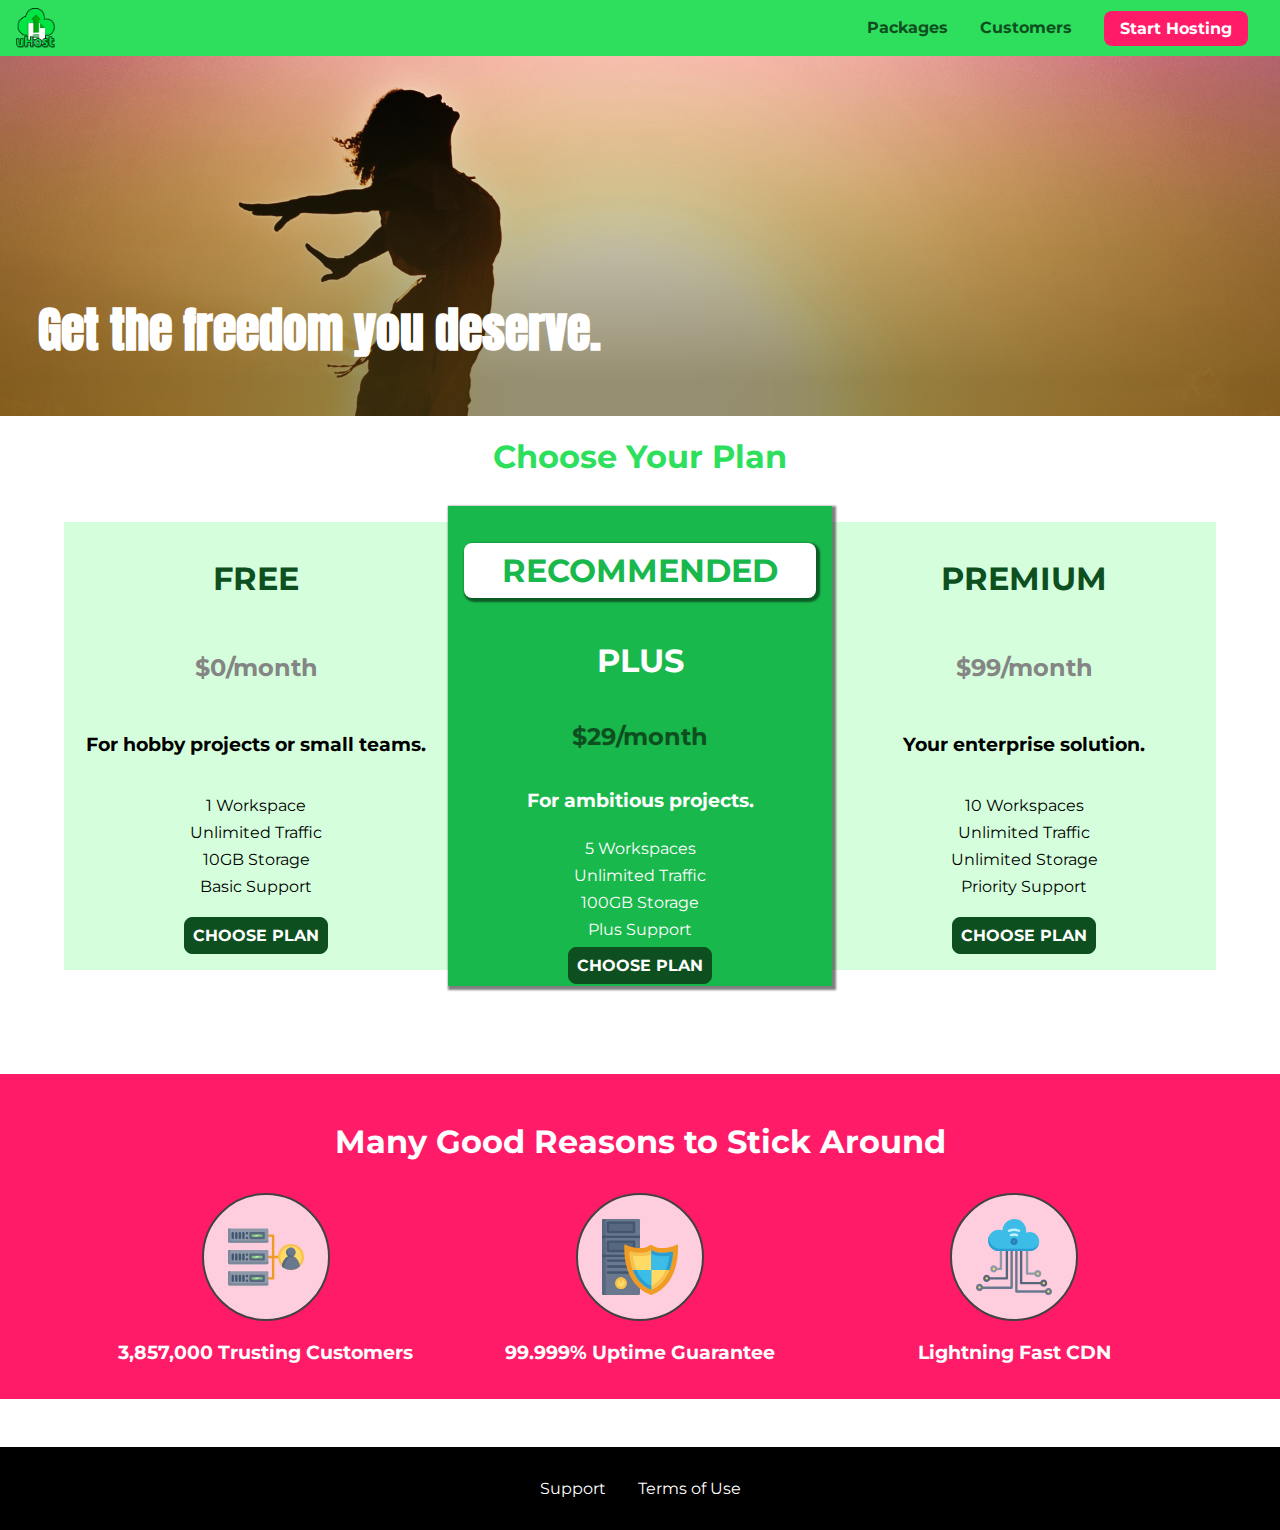
<file: index.html>
<!DOCTYPE html>
<html lang="en">

<head>
    <meta charset="UTF-8">
    <meta http-equiv="X-UA-Compatible" content="ie=edge">
    <meta name="viewport" content="width=device-width, initial-scale=1.0"> 
    <title>uHost</title>
    <link rel="shortcut icon" href="favicon.png">
    <link rel="stylesheet" href="shared.css">
    <link rel="stylesheet" href="main.css">
</head>

<body>
    <div class="backdrop"></div>
    <div class="modal">
        <h1 class="modal__title">Do you want to continue?</h1>
        <div class="modal__actions">
            <a href="start-hosting/index.html" class="modal__action">Yes!</a>
            <button class="modal__action modal__action--negative" type="button">No!</button>
        </div>
    </div>
    <header class="main-header">
        <div>
            <button class="toggle-button">
                    <span class="toggle-button__bar"></span>
                    <span class="toggle-button__bar"></span>
                    <span class="toggle-button__bar"></span>
            </button>
            <a href="index.html" class="main-header__brand">
                <img src="images/uhost-icon.png" alt="uHost - Your Favourite hosting company">
            </a>
        </div>
        <nav class="main-nav">
            <ul class="main-nav__items">
                <li class="main-nav__item">
                    <a href="packages/index.html">Packages</a>
                </li>
                <li class="main-nav__item">
                    <a href="customers/index.html">Customers</a>
                </li>
                <li class="main-nav__item main-nav__item--cta">
                    <a href="start-hosting/index.html">Start Hosting</a>
                </li>
            </ul>
        </nav>
    </header>
    <nav class="mobile-nav">
        <ul class="mobile-nav__items">
            <li class="mobile-nav__item">
                <a href="packages/index.html">Packages</a>
            </li>
            <li class="mobile-nav__item">
                <a href="customers/index.html">Customers</a>
            </li>
            <li class="mobile-nav__item mobile-nav__item--cta">
                <a href="start-hosting/index.html">Start Hosting</a>
            </li>
        </ul>
    </nav>
    <main>
        <section id="product-overview">
            <h1>Get the freedom you deserve.</h1>
        </section>
        <section id="plans">
            <h1 class="section-title">Choose Your Plan</h1>
            <div class="plan__list">
                <article class="plan">
                    <h1 class="plan__title">FREE</h1>
                    <h2 class="plan__price">$0/month</h2>
                    <h3>For hobby projects or small teams.</h3>
                    <ul class="plan__features">
                        <li class="plan__feature">1 Workspace</li>
                        <li class="plan__feature">Unlimited Traffic</li>
                        <li class="plan__feature">10GB Storage</li>
                        <li class="plan__feature">Basic Support</li>
                    </ul>
                    <div>
                        <button class="button">CHOOSE PLAN</button>
                    </div>
                </article>
                <article class="plan plan--highlighted">
                    <h1 class="plan__annotation">RECOMMENDED</h1>
                    <h1 class="plan__title">PLUS</h1>
                    <h2 class="plan__price">$29/month</h2>
                    <h3>For ambitious projects.</h3>
                    <ul class="plan__features">
                        <li class="plan__feature">5 Workspaces</li>
                        <li class="plan__feature">Unlimited Traffic</li>
                        <li class="plan__feature">100GB Storage</li>
                        <li class="plan__feature">Plus Support</li>
                    </ul>
                    <div>
                        <button class="button">CHOOSE PLAN</button>
                    </div>
                </article>
                <article class="plan">
                    <h1 class="plan__title">PREMIUM</h1>
                    <h2 class="plan__price">$99/month</h2>
                    <h3>Your enterprise solution.</h3>
                    <ul class="plan__features">
                        <li class="plan__feature">10 Workspaces</li>
                        <li class="plan__feature">Unlimited Traffic</li>
                        <li class="plan__feature">Unlimited Storage</li>
                        <li class="plan__feature">Priority Support</li>
                    </ul>
                    <div>
                        <button class="button">CHOOSE PLAN</button>
                    </div>
                </article>
            </div>
        </section>
        <section id="key-features">
            <h1 class="section-title">Many Good Reasons to Stick Around</h1>
            <ul class="key-feature__list">
                <li class="key-feature">
                    <div class="key-feature__image">
                        <svg viewBox="0 0 512 512">
                            <path style="fill:#F09B24;" d="M344,248h-32V112c0-4.418-3.582-8-8-8h-40c-4.418,0-8,3.582-8,8s3.582,8,8,8h32v128h-32  c-4.418,0-8,3.582-8,8s3.582,8,8,8h32v128h-32c-4.418,0-8,3.582-8,8s3.582,8,8,8h40c4.418,0,8-3.582,8-8V264h32c4.418,0,8-3.582,8-8  S348.418,248,344,248z"
                            />
                            <path style="fill:#8E9AA9;" d="M264,64H8c-4.418,0-8,3.582-8,8v80c0,4.418,3.582,8,8,8h256c4.418,0,8-3.582,8-8V72  C272,67.582,268.418,64,264,64z"
                            />
                            <path style="fill:#7C899B;" d="M24,144c-4.418,0-8-3.582-8-8V64H8c-4.418,0-8,3.582-8,8v80c0,4.418,3.582,8,8,8h256  c4.418,0,8-3.582,8-8v-8H24z"
                            />
                            <rect x="152" y="96" style="fill:#B8E3A8;" width="88" height="32" />
                            <g>
                                <polygon style="fill:#7EC97D;" points="152,96 152,128 166,128 198,96  " />
                                <polygon style="fill:#7EC97D;" points="220,96 188,128 240,128 240,96  " />
                            </g>
                            <path style="fill:#56677E;" d="M240,136h-88c-4.418,0-8-3.582-8-8V96c0-4.418,3.582-8,8-8h88c4.418,0,8,3.582,8,8v32  C248,132.418,244.418,136,240,136z M160,120h72v-16h-72V120z"
                            />
                            <g>
                                <path style="fill:#435670;" d="M32,136c-4.418,0-8-3.582-8-8V96c0-4.418,3.582-8,8-8s8,3.582,8,8v32C40,132.418,36.418,136,32,136z   "
                                />
                                <path style="fill:#435670;" d="M56,136c-4.418,0-8-3.582-8-8V96c0-4.418,3.582-8,8-8s8,3.582,8,8v32C64,132.418,60.418,136,56,136z   "
                                />
                                <path style="fill:#435670;" d="M80,136c-4.418,0-8-3.582-8-8V96c0-4.418,3.582-8,8-8s8,3.582,8,8v32C88,132.418,84.418,136,80,136z   "
                                />
                                <path style="fill:#435670;" d="M104,136c-4.418,0-8-3.582-8-8V96c0-4.418,3.582-8,8-8s8,3.582,8,8v32   C112,132.418,108.418,136,104,136z"
                                />
                                <path style="fill:#435670;" d="M128,105c-4.418,0-8-3.582-8-8v-1c0-4.418,3.582-8,8-8s8,3.582,8,8v1   C136,101.418,132.418,105,128,105z"
                                />
                                <path style="fill:#435670;" d="M128,136c-4.418,0-8-3.582-8-8v-1c0-4.418,3.582-8,8-8s8,3.582,8,8v1   C136,132.418,132.418,136,128,136z"
                                />
                            </g>
                            <path style="fill:#8E9AA9;" d="M264,208H8c-4.418,0-8,3.582-8,8v80c0,4.418,3.582,8,8,8h256c4.418,0,8-3.582,8-8v-80  C272,211.582,268.418,208,264,208z"
                            />
                            <path style="fill:#7C899B;" d="M24,288c-4.418,0-8-3.582-8-8v-72H8c-4.418,0-8,3.582-8,8v80c0,4.418,3.582,8,8,8h256  c4.418,0,8-3.582,8-8v-8H24z"
                            />
                            <rect x="152" y="240" style="fill:#B8E3A8;" width="88" height="32" />
                            <g>
                                <polygon style="fill:#7EC97D;" points="152,240 152,272 166,272 198,240  " />
                                <polygon style="fill:#7EC97D;" points="220,240 188,272 240,272 240,240  " />
                            </g>
                            <path style="fill:#56677E;" d="M240,280h-88c-4.418,0-8-3.582-8-8v-32c0-4.418,3.582-8,8-8h88c4.418,0,8,3.582,8,8v32  C248,276.418,244.418,280,240,280z M160,264h72v-16h-72V264z"
                            />
                            <g>
                                <path style="fill:#435670;" d="M32,280c-4.418,0-8-3.582-8-8v-32c0-4.418,3.582-8,8-8s8,3.582,8,8v32C40,276.418,36.418,280,32,280   z"
                                />
                                <path style="fill:#435670;" d="M56,280c-4.418,0-8-3.582-8-8v-32c0-4.418,3.582-8,8-8s8,3.582,8,8v32C64,276.418,60.418,280,56,280   z"
                                />
                                <path style="fill:#435670;" d="M80,280c-4.418,0-8-3.582-8-8v-32c0-4.418,3.582-8,8-8s8,3.582,8,8v32C88,276.418,84.418,280,80,280   z"
                                />
                                <path style="fill:#435670;" d="M104,280c-4.418,0-8-3.582-8-8v-32c0-4.418,3.582-8,8-8s8,3.582,8,8v32   C112,276.418,108.418,280,104,280z"
                                />
                                <path style="fill:#435670;" d="M128,249c-4.418,0-8-3.582-8-8v-1c0-4.418,3.582-8,8-8s8,3.582,8,8v1   C136,245.418,132.418,249,128,249z"
                                />
                                <path style="fill:#435670;" d="M128,280c-4.418,0-8-3.582-8-8v-1c0-4.418,3.582-8,8-8s8,3.582,8,8v1   C136,276.418,132.418,280,128,280z"
                                />
                            </g>
                            <path style="fill:#8E9AA9;" d="M264,352H8c-4.418,0-8,3.582-8,8v80c0,4.418,3.582,8,8,8h256c4.418,0,8-3.582,8-8v-80  C272,355.582,268.418,352,264,352z"
                            />
                            <path style="fill:#7C899B;" d="M24,432c-4.418,0-8-3.582-8-8v-72H8c-4.418,0-8,3.582-8,8v80c0,4.418,3.582,8,8,8h256  c4.418,0,8-3.582,8-8v-8H24z"
                            />
                            <rect x="152" y="384" style="fill:#B8E3A8;" width="88" height="32" />
                            <g>
                                <polygon style="fill:#7EC97D;" points="152,384 152,416 166,416 198,384  " />
                                <polygon style="fill:#7EC97D;" points="220,384 188,416 240,416 240,384  " />
                            </g>
                            <path style="fill:#56677E;" d="M240,424h-88c-4.418,0-8-3.582-8-8v-32c0-4.418,3.582-8,8-8h88c4.418,0,8,3.582,8,8v32  C248,420.418,244.418,424,240,424z M160,408h72v-16h-72V408z"
                            />
                            <g>
                                <path style="fill:#435670;" d="M32,424c-4.418,0-8-3.582-8-8v-32c0-4.418,3.582-8,8-8s8,3.582,8,8v32C40,420.418,36.418,424,32,424   z"
                                />
                                <path style="fill:#435670;" d="M56,424c-4.418,0-8-3.582-8-8v-32c0-4.418,3.582-8,8-8s8,3.582,8,8v32C64,420.418,60.418,424,56,424   z"
                                />
                                <path style="fill:#435670;" d="M80,424c-4.418,0-8-3.582-8-8v-32c0-4.418,3.582-8,8-8s8,3.582,8,8v32C88,420.418,84.418,424,80,424   z"
                                />
                                <path style="fill:#435670;" d="M104,424c-4.418,0-8-3.582-8-8v-32c0-4.418,3.582-8,8-8s8,3.582,8,8v32   C112,420.418,108.418,424,104,424z"
                                />
                                <path style="fill:#435670;" d="M128,393c-4.418,0-8-3.582-8-8v-1c0-4.418,3.582-8,8-8s8,3.582,8,8v1   C136,389.418,132.418,393,128,393z"
                                />
                                <path style="fill:#435670;" d="M128,424c-4.418,0-8-3.582-8-8v-1c0-4.418,3.582-8,8-8s8,3.582,8,8v1   C136,420.418,132.418,424,128,424z"
                                />
                            </g>
                            <path style="fill:#F7C14D;" d="M424,168c-48.523,0-88,39.477-88,88s39.477,88,88,88s88-39.477,88-88S472.523,168,424,168z" />
                            <path style="fill:#FFDB66;" d="M424,184c-39.701,0-72,32.299-72,72s32.299,72,72,72s72-32.299,72-72S463.701,184,424,184z" />
                            <path style="fill:#69788D;" d="M484.893,314.16C476.393,274.588,451.922,248,424,248s-52.393,26.588-60.893,66.16  c-0.605,2.82,0.354,5.749,2.511,7.664C381.731,336.124,402.465,344,424,344s42.269-7.876,58.381-22.176  C484.539,319.909,485.498,316.98,484.893,314.16z"
                            />
                            <path style="fill:#56677E;" d="M434.053,249.171C430.768,248.403,427.411,248,424,248c-27.922,0-52.393,26.588-60.893,66.16  c-0.605,2.82,0.354,5.749,2.511,7.664c3.383,3.002,6.979,5.703,10.734,8.125C384.904,286.243,407.373,255.378,434.053,249.171z"
                            />
                            <path style="fill:#69788D;" d="M424,192c-17.645,0-32,14.355-32,32s14.355,32,32,32s32-14.355,32-32S441.645,192,424,192z" />
                            <path style="fill:#56677E;" d="M432,248c-17.645,0-32-14.355-32-32c0-6.783,2.128-13.076,5.742-18.258  C397.444,203.53,392,213.138,392,224c0,17.645,14.355,32,32,32c10.862,0,20.471-5.444,26.258-13.742  C445.076,245.872,438.783,248,432,248z"
                            />

                        </svg>
                    </div>
                    <p class="key-feature__description">3,857,000 Trusting Customers</p>
                </li>
                <li class="key-feature">
                    <div class="key-feature__image">
                        <svg viewBox="0 0 512 512">
                            <path style="fill:#69788D;" d="M248,0H8C3.582,0,0,3.582,0,8v496c0,4.418,3.582,8,8,8h240c4.418,0,8-3.582,8-8V8  C256,3.582,252.418,0,248,0z"
                            />
                            <path style="fill:#56677E;" d="M24,504V8c0-4.418,3.582-8,8-8H8C3.582,0,0,3.582,0,8v496c0,4.418,3.582,8,8,8h24  C27.582,512,24,508.418,24,504z"
                            />
                            <g>
                                <rect x="0" y="112" style="fill:#435670;" width="256" height="16" />
                                <rect x="0" y="240" style="fill:#435670;" width="256" height="16" />
                            </g>
                            <path style="fill:#F7C14D;" d="M128,392c-22.056,0-40,17.944-40,40s17.944,40,40,40s40-17.944,40-40S150.056,392,128,392z" />
                            <path style="fill:#FFDB66;" d="M128,408c-13.233,0-24,10.767-24,24s10.767,24,24,24s24-10.767,24-24S141.233,408,128,408z" />
                            <path style="fill:#F7C14D;" d="M128,392c-2.739,0-5.414,0.278-8,0.805V424c0,4.418,3.582,8,8,8c4.418,0,8-3.582,8-8v-31.195  C133.414,392.278,130.739,392,128,392z"
                            />
                            <g>
                                <path style="fill:#435670;" d="M216,288H40c-4.418,0-8-3.582-8-8s3.582-8,8-8h176c4.418,0,8,3.582,8,8S220.418,288,216,288z"
                                />
                                <path style="fill:#435670;" d="M216,328H40c-4.418,0-8-3.582-8-8s3.582-8,8-8h176c4.418,0,8,3.582,8,8S220.418,328,216,328z"
                                />
                                <path style="fill:#435670;" d="M216,368H40c-4.418,0-8-3.582-8-8s3.582-8,8-8h176c4.418,0,8,3.582,8,8S220.418,368,216,368z"
                                />
                                <path style="fill:#435670;" d="M216,16H40c-4.418,0-8,3.582-8,8v64c0,4.418,3.582,8,8,8h176c4.418,0,8-3.582,8-8V24   C224,19.582,220.418,16,216,16z"
                                />
                            </g>
                            <rect x="48" y="32" style="fill:#56677E;" width="160" height="48" />
                            <path style="fill:#435670;" d="M216,144H40c-4.418,0-8,3.582-8,8v64c0,4.418,3.582,8,8,8h176c4.418,0,8-3.582,8-8v-64  C224,147.582,220.418,144,216,144z"
                            />
                            <rect x="48" y="160" style="fill:#56677E;" width="160" height="48" />
                            <path style="fill:#F09B24;" d="M511.747,180.237c-0.194-6.537-8.107-10.107-13.135-5.894c-5.6,4.693-42.904,21.282-98.514,21.282  c-33.45,0-64.625-20.999-64.929-21.206c-2.9-1.991-6.764-1.85-9.512,0.346c-2.677,2.135-27.201,20.86-63.793,20.86  c-55.607,0-92.914-16.589-98.515-21.282c-5.028-4.211-12.941-0.645-13.135,5.894c-1.634,54.834,4.655,105.941,18.693,151.903  c12.096,39.604,29.759,74.047,52.497,102.373c27.538,34.304,62.743,59.882,104.66,76.045c3.069,1.918,6.757,1.921,9.83,0  c41.917-16.163,77.122-41.741,104.66-76.045c22.738-28.326,40.401-62.77,52.497-102.373  C507.092,286.179,513.381,235.071,511.747,180.237z"
                            />
                            <path style="fill:#F7C14D;" d="M476.21,221.226c-1.953-1.631-4.568-2.235-7.036-1.628c-21.686,5.327-44.926,8.028-69.075,8.028  c-25.926,0-49.633-8.975-64.955-16.504c-2.307-1.134-5.016-1.091-7.284,0.116c-14.059,7.477-36.919,16.388-65.994,16.388  c-24.153,0-47.394-2.701-69.075-8.028c-5.155-1.268-10.221,2.966-9.894,8.261c2.077,33.693,7.668,65.635,16.616,94.935  c22.774,74.565,66.139,126.334,128.888,153.868c2.032,0.891,4.397,0.891,6.43,0c61.777-27.107,104.716-78.876,127.62-153.868  c8.948-29.3,14.539-61.241,16.616-94.935C479.224,225.319,478.163,222.856,476.21,221.226z"
                            />
                            <path style="fill:#FFDB66;" d="M331.609,451.727c-52.604-25.289-89.304-70.987-109.144-135.944  c-6.532-21.39-11.162-44.336-13.82-68.447c17.133,2.852,34.952,4.291,53.22,4.291c29.394,0,53.376-7.793,69.978-15.561  c17.44,7.736,41.656,15.561,68.256,15.561c18.267,0,36.085-1.439,53.219-4.291c-2.659,24.112-7.288,47.06-13.82,68.448  C419.545,381.108,383.27,426.805,331.609,451.727z"
                            />
                            <g>
                                <path style="fill:#2C9DD4;" d="M479.066,227.858c0.157-2.539-0.903-5.002-2.856-6.633s-4.568-2.235-7.036-1.628   c-21.686,5.327-44.926,8.028-69.075,8.028c-25.926,0-49.633-8.975-64.955-16.504c-1.057-0.52-2.2-0.78-3.345-0.806l-0.072,133.351   h123.601c2.556-6.746,4.933-13.702,7.123-20.874C471.398,293.493,476.989,261.552,479.066,227.858z"
                                />
                                <path style="fill:#2C9DD4;" d="M206.658,343.667c24.153,63.42,65.028,108.108,121.743,132.995c1.031,0.452,2.147,0.673,3.263,0.666   l0.063-133.661H206.658z"
                                />
                            </g>
                            <g>
                                <path style="fill:#3CBDE8;" d="M439.497,315.783c6.532-21.389,11.161-44.336,13.82-68.448c-17.134,2.852-34.952,4.291-53.219,4.291   c-26.6,0-50.815-7.824-68.256-15.561l-0.116,107.601h97.758C433.179,334.807,436.524,325.518,439.497,315.783z"
                                />
                                <path style="fill:#3CBDE8;" d="M232.523,343.667c21.144,50.298,54.363,86.56,99.087,108.06l0.117-108.06H232.523z" />
                            </g>
                        </svg>
                    </div>
                    <p class="key-feature__description">99.999% Uptime Guarantee</p>
                </li>
                <li class="key-feature">
                    <div class="key-feature__image">
                        <svg viewBox="0 0 512 512">
                            <path style="fill:#8E9AA9;" d="M168,200c-4.418,0-8,3.582-8,8v120h-17.376c-3.302-9.311-12.194-16-22.624-16  c-13.234,0-24,10.767-24,24s10.766,24,24,24c10.429,0,19.321-6.689,22.624-16H168c4.418,0,8-3.582,8-8V208  C176,203.582,172.418,200,168,200z"
                            />
                            <path style="fill:#FFDB66;" d="M120,328c-4.411,0-8,3.589-8,8s3.589,8,8,8s8-3.589,8-8S124.411,328,120,328z" />
                            <path style="fill:#56677E;" d="M208,200c-4.418,0-8,3.582-8,8v184H94.624C91.322,382.689,82.43,376,72,376  c-13.234,0-24,10.767-24,24s10.766,24,24,24c10.429,0,19.321-6.689,22.624-16H208c4.418,0,8-3.582,8-8V208  C216,203.582,212.418,200,208,200z"
                            />
                            <path style="fill:#FFDB66;" d="M72,392c-4.411,0-8,3.589-8,8s3.589,8,8,8s8-3.589,8-8S76.411,392,72,392z" />
                            <path style="fill:#69788D;" d="M240,208c-4.418,0-8,3.582-8,8v239H47.24c-2.671-10.34-12.078-18-23.24-18c-13.234,0-24,10.767-24,24  s10.766,24,24,24c9.666,0,18.009-5.747,21.809-14H240c4.418,0,8-3.582,8-8V216C248,211.582,244.418,208,240,208z"
                            />
                            <path style="fill:#FFDB66;" d="M24,453c-4.411,0-8,3.589-8,8s3.589,8,8,8s8-3.589,8-8S28.411,453,24,453z" />
                            <path style="fill:#69788D;" d="M488,464c-10.429,0-19.321,6.689-22.624,16H280V208c0-4.418-3.582-8-8-8s-8,3.582-8,8v280  c0,4.418,3.582,8,8,8h193.376c3.302,9.311,12.194,16,22.624,16c13.234,0,24-10.767,24-24S501.234,464,488,464z"
                            />
                            <path style="fill:#FFDB66;" d="M488,480c-4.411,0-8,3.589-8,8s3.589,8,8,8s8-3.589,8-8S492.411,480,488,480z" />
                            <path style="fill:#56677E;" d="M456,408c-10.429,0-19.321,6.689-22.624,16H312V208c0-4.418-3.582-8-8-8s-8,3.582-8,8v224  c0,4.418,3.582,8,8,8h129.376c3.302,9.311,12.194,16,22.624,16c13.234,0,24-10.767,24-24S469.234,408,456,408z"
                            />
                            <path style="fill:#FFDB66;" d="M456,424c-4.411,0-8,3.589-8,8s3.589,8,8,8s8-3.589,8-8S460.411,424,456,424z" />
                            <path style="fill:#8E9AA9;" d="M416,344c-10.429,0-19.321,6.689-22.624,16H352V208c0-4.418-3.582-8-8-8s-8,3.582-8,8v160  c0,4.418,3.582,8,8,8h49.376c3.302,9.311,12.194,16,22.624,16c13.234,0,24-10.767,24-24S429.234,344,416,344z"
                            />
                            <path style="fill:#FFDB66;" d="M416,360c-4.411,0-8,3.589-8,8s3.589,8,8,8s8-3.589,8-8S420.411,360,416,360z" />
                            <path style="fill:#3CBDE8;" d="M362,88c-8.741,0-17.231,1.751-25.06,5.085C337.646,88.797,338,84.43,338,80  c0-44.112-35.888-80-80-80c-42.823,0-77.895,33.816-79.909,76.149C170.393,73.415,162.244,72,154,72c-39.701,0-72,32.299-72,72  s32.299,72,72,72h208c35.29,0,64-28.71,64-64S397.29,88,362,88z"
                            />
                            <path style="fill:#2C9DD4;" d="M368,200H160c-39.701,0-72-32.299-72-72c0-5.863,0.721-11.559,2.05-17.019  C84.918,120.88,82,132.102,82,144c0,39.701,32.299,72,72,72h208c30.389,0,55.88-21.296,62.379-49.743  C413.565,186.327,392.352,200,368,200z"
                            />
                            <path style="fill:#2A7DB5;" d="M256,128c-13.234,0-24,10.767-24,24s10.766,24,24,24c13.233,0,24-10.767,24-24S269.233,128,256,128z"
                            />
                            <path style="fill:#2C9DD4;" d="M256,144c-4.411,0-8,3.589-8,8s3.589,8,8,8c4.411,0,8-3.589,8-8S260.411,144,256,144z" />
                            <g>
                                <path style="fill:#C5F1FA;" d="M221.755,87.695c-2.994,0-5.864-1.688-7.233-4.572c-1.894-3.991-0.194-8.763,3.798-10.657   C230.157,66.849,242.834,64,256,64c13.166,0,25.844,2.849,37.68,8.466c3.992,1.895,5.692,6.666,3.798,10.657   s-6.666,5.692-10.657,3.798C277.144,82.328,266.774,80,256,80c-10.774,0-21.144,2.328-30.821,6.921   C224.072,87.446,222.904,87.695,221.755,87.695z"
                                />
                                <path style="fill:#C5F1FA;" d="M276.545,116.618c-1.148,0-2.316-0.249-3.424-0.774C267.745,113.293,261.985,112,256,112   c-5.985,0-11.745,1.293-17.121,3.844c-3.991,1.895-8.763,0.192-10.657-3.798c-1.894-3.992-0.193-8.764,3.798-10.657   C239.557,97.813,247.625,96,256,96c8.376,0,16.444,1.813,23.98,5.389c3.991,1.894,5.692,6.665,3.798,10.657   C282.41,114.93,279.539,116.618,276.545,116.618z"
                                />
                            </g>

                        </svg>
                    </div>
                    <p class="key-feature__description">Lightning Fast CDN</p>
                </li>
            </ul>
        </section>
    </main>
    <footer class="main-footer">
        <nav>
            <ul class="main-footer__links">
                <li class="main-footer__link">
                    <a href="#">Support</a>
                </li>
                <li class="main-footer__link">
                    <a href="#">Terms of Use</a>
                </li>
            </ul>
        </nav>
    </footer>
    <script src="shared.js"></script>
</body>

</html>
</file>
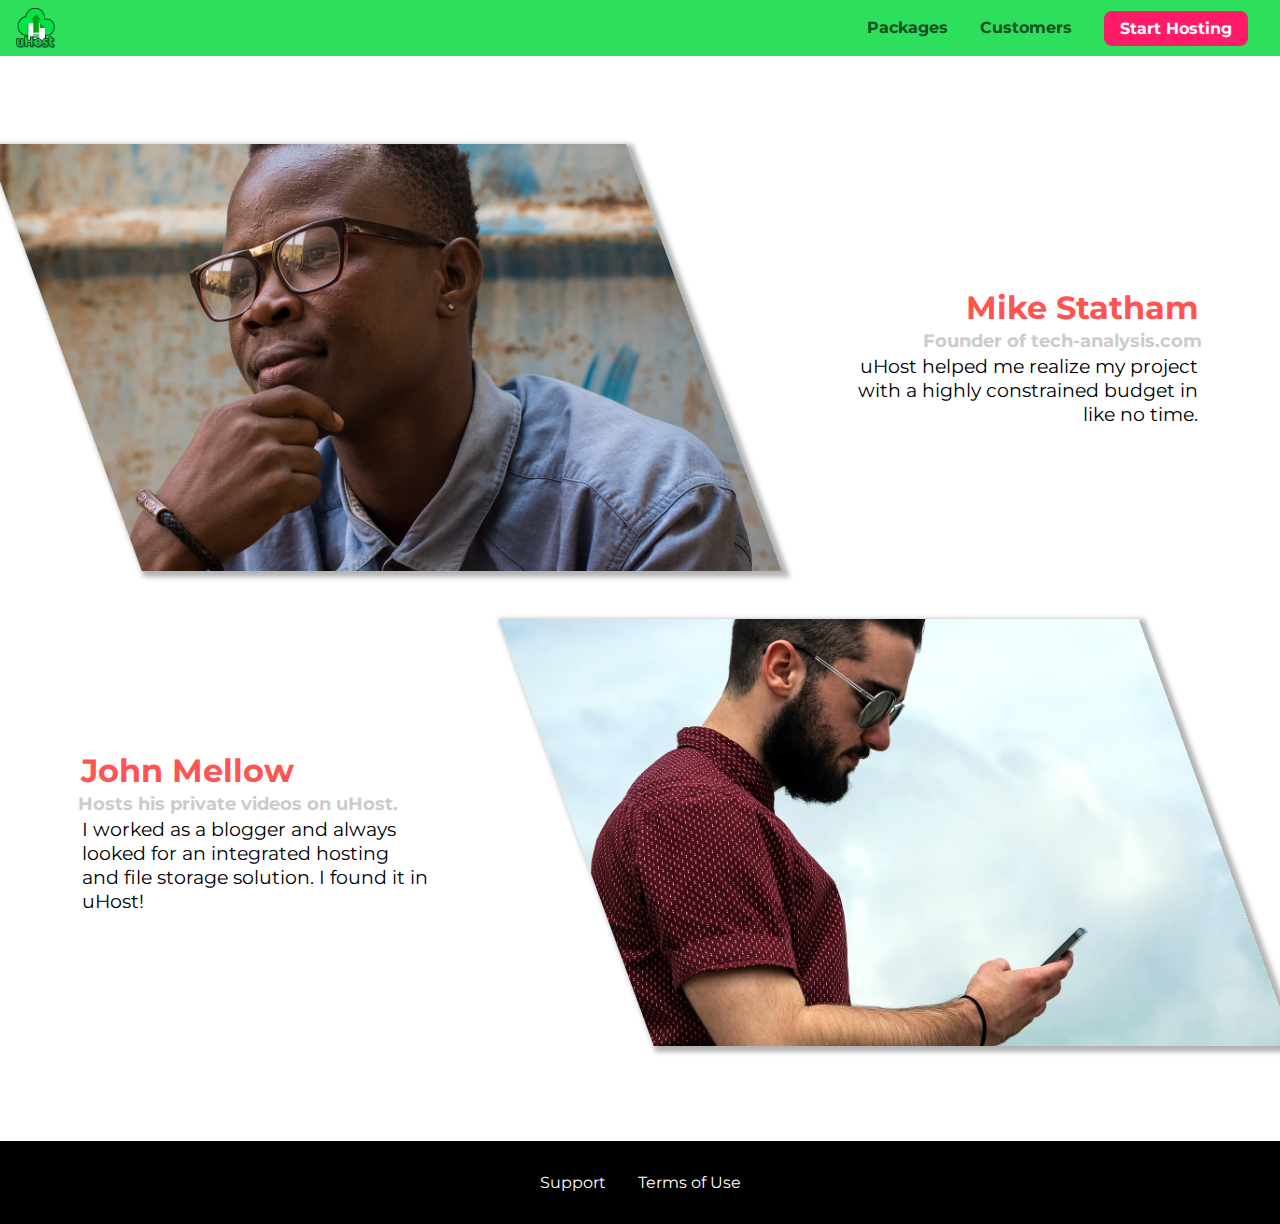
<file: customers/index.html>
<!DOCTYPE html>
<html lang="en">
<head>
    <meta charset="UTF-8">
    <meta name="viewport" content="width=device-width, initial-scale=1.0">
    <meta http-equiv="X-UA-Compatible" content="ie=edge">
    <title>uHost Customers</title>
    <link rel="shortcut icon" href="../favicon.png">
    <link rel="stylesheet" href="../shared.css">
    <link rel="stylesheet" href="customers.css">
</head>

<body>
    <div class="backdrop"></div>
    <header class="main-header">
        <div>
            <button class="toggle-button">
                    <span class="toggle-button__bar"></span>
                    <span class="toggle-button__bar"></span>
                    <span class="toggle-button__bar"></span>
            </button>
            <a href="../index.html" class="main-header__brand">
                <img src="../images/uhost-icon.png" alt="uHost - Your Favourite hosting company">
            </a>
        </div>
        <nav class="main-nav">
            <ul class="main-nav__items">
                <li class="main-nav__item">
                    <a href="../packages/index.html">Packages</a>
                </li>
                <li class="main-nav__item">
                    <a href="index.html">Customers</a>
                </li>
                <li class="main-nav__item main-nav__item--cta">
                    <a href="../start-hosting/index.html">Start Hosting</a>
                </li>
            </ul>
        </nav>
    </header>
    <nav class="mobile-nav">
        <ul class="mobile-nav__items">
            <li class="mobile-nav__item">
                <a href="../packages/index.html">Packages</a>
            </li>
            <li class="mobile-nav__item">
                <a href="index.html">Customers</a>
            </li>
            <li class="mobile-nav__item mobile-nav__item--cta">
                <a href="../start-hosting/index.html">Start Hosting</a>
            </li>
        </ul>
    </nav>
    <main>
        <div>
            <div class="testimonial" id="customer-1">
                <div class="testimonial__image-container">
                    <img src="../images/customer-1.jpg" alt="Mike Statham - Customer" class="testimonial__image">
                </div>
                <div class="testimonial__info">
                    <h1 class="testimonial__name">Mike Statham</h1>
                    <h2 class="testimonial__subtitle">Founder of
                        <a href="tech-analysis.com">tech-analysis.com</a>
                    </h2>
                    <p class="testimonial__text">uHost helped me realize my project with a highly constrained budget in like no time.</p>
                </div>
            </div>
            <div class="testimonial" id="customer-2">

                <div class="testimonial__info">
                    <h1 class="testimonial__name">John Mellow</h1>
                    <h2 class="testimonial__subtitle">Hosts his private videos on uHost.
                    </h2>
                    <p class="testimonial__text">I worked as a blogger and always looked for an integrated hosting and file storage solution. I found
                        it in uHost!
                    </p>
                </div>
                <div class="testimonial__image-container">
                    <img src="../images/customer-2.jpg" alt="John Mellow - Customer" class="testimonial__image">
                </div>
            </div>
        </div>
    </main>
    <footer class="main-footer">
        <nav>
            <ul class="main-footer__links">
                <li class="main-footer__link">
                    <a href="#">Support</a>
                </li>
                <li class="main-footer__link">
                    <a href="#">Terms of Use</a>
                </li>
            </ul>
        </nav>
    </footer>
    <script src="../shared.js"></script>
</body>

</html>
</file>
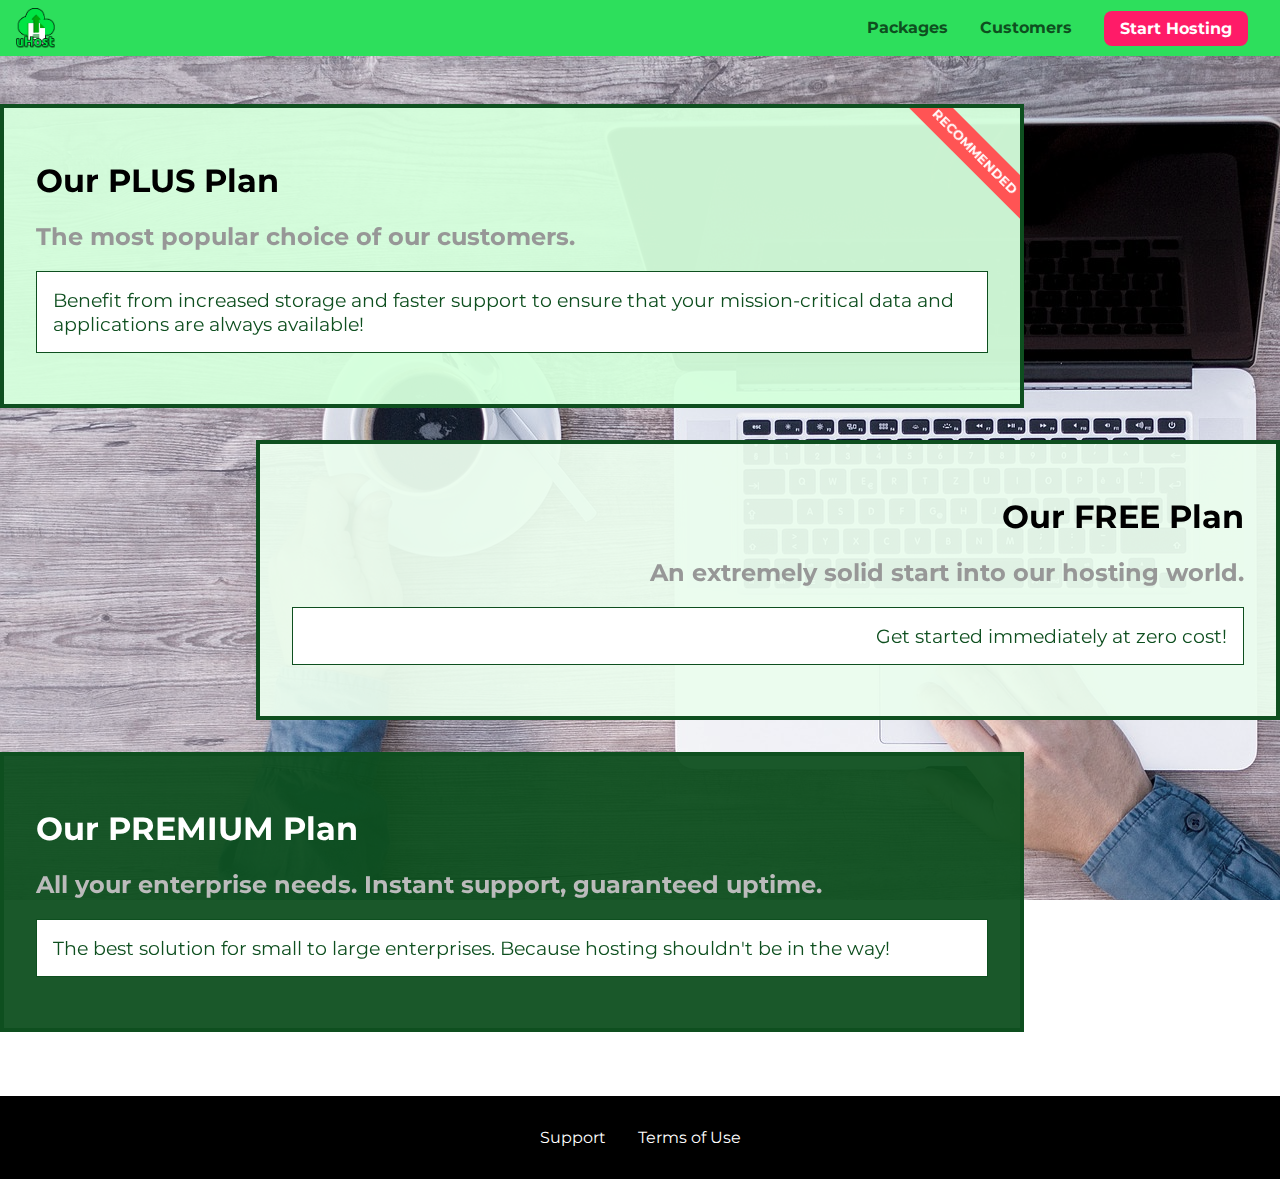
<file: packages/index.html>
<!DOCTYPE html>
<html lang="en">

<head>
    <meta charset="UTF-8">
    <meta http-equiv="X-UA-Compatible" content="ie=edge">
    <meta name="viewport" content="width=device-width, initial-scale=1.0"> 
    <title>uHost</title>
    <link rel="shortcut icon" href="../favicon.png">
    <link href="https://fonts.googleapis.com/css?family=Montserrat:400,700" rel="stylesheet">
    <link rel="stylesheet" href="../shared.css">
    <link rel="stylesheet" href="packages.css">
</head>

<body>
    <div class="backdrop"></div>
    <div class="background"></div>
    <header class="main-header">
        <div>
            <button class="toggle-button">
                    <span class="toggle-button__bar"></span>
                    <span class="toggle-button__bar"></span>
                    <span class="toggle-button__bar"></span>
            </button>
            <a href="../index.html" class="main-header__brand">
                <img src="../images/uhost-icon.png" alt="uHost - Your Favourite hosting company">
            </a>
        </div>
        <nav class="main-nav">
            <ul class="main-nav__items">
                <li class="main-nav__item">
                    <a href="index.html">Packages</a>
                </li>
                <li class="main-nav__item">
                    <a href="../customers/index.html">Customers</a>
                </li>
                <li class="main-nav__item main-nav__item--cta">
                    <a href="../start-hosting/index.html">Start Hosting</a>
                </li>
            </ul>
        </nav>
    </header>
    <nav class="mobile-nav">
        <ul class="mobile-nav__items">
            <li class="mobile-nav__item">
                <a href="index.html">Packages</a>
            </li>
            <li class="mobile-nav__item">
                <a href="../customers/index.html">Customers</a>
            </li>
            <li class="mobile-nav__item mobile-nav__item--cta">
                <a href="../start-hosting/index.html">Start Hosting</a>
            </li>
        </ul>
    </nav>
    <main>
        <section class="package" id="plus">
            <a href="#">
                <h1 class="package__title">Our PLUS Plan</h1>
                <h2 class="package__badge">RECOMMENDED</h2>
                <h2 class="package__subtitle">The most popular choice of our customers.</h2>
                <p class="package__info">Benefit from increased storage and faster support to ensure that your mission-critical data and applications
                    are always available!</p>
            </a>
        </section>
        <section class="package" id="free">
            <a href="#">
                <h1 class="package__title">Our FREE Plan</h1>
                <h2 class="package__subtitle">An extremely solid start into our hosting world.</h2>
                <p class="package__info">Get started immediately at zero cost!</p>
            </a>
        </section>
        <div class="clearfix"></div>
        <section class="package" id="premium">
            <a href="#">
                <h1 class="package__title">Our PREMIUM Plan</h1>
                <h2 class="package__subtitle">All your enterprise needs. Instant support, guaranteed uptime. </h2>
                <p class="package__info">The best solution for small to large enterprises. Because hosting shouldn't be in the way!</p>
            </a>
        </section>
    </main>
    <footer class="main-footer">
        <nav>
            <ul class="main-footer__links">
                <li class="main-footer__link">
                    <a href="#">Support</a>
                </li>
                <li class="main-footer__link">
                    <a href="#">Terms of Use</a>
                </li>
            </ul>
        </nav>
    </footer>
    <script src="../shared.js"></script>
</body>

</html>
</file>
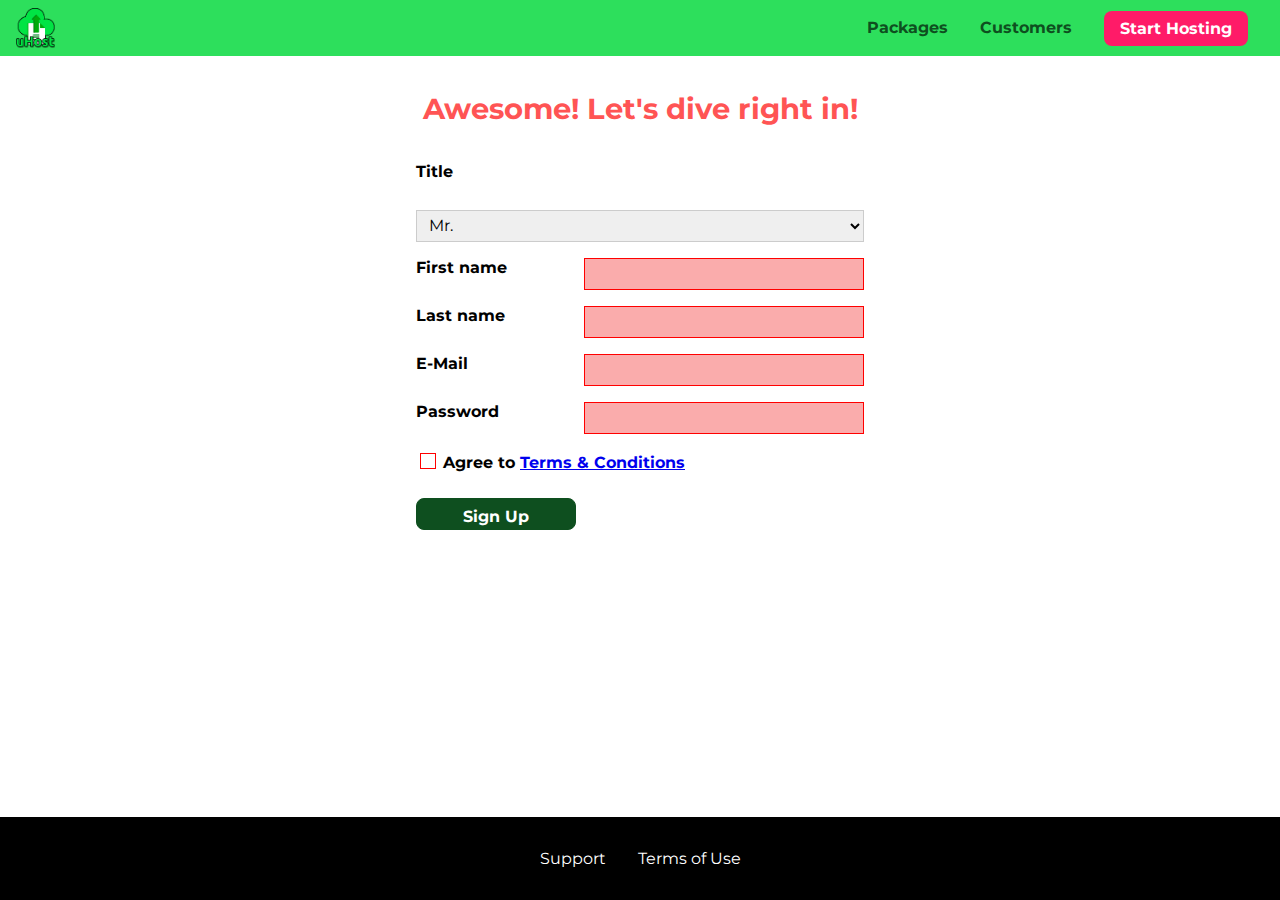
<file: start-hosting/index.html>
<!DOCTYPE html>
<html lang="en">

<head>
    <meta charset="UTF-8">
    <meta name="viewport" content="width=device-width, initial-scale=1.0">
    <meta http-equiv="X-UA-Compatible" content="ie=edge">
    <title>uHost Signup</title>
    <link rel="shortcut icon" href="../favicon.png">
    <link rel="stylesheet" href="../shared.css">
    <link rel="stylesheet" href="start-hosting.css">
</head>

<body>
    <div class="backdrop"></div>
    <header class="main-header">
        <div>
            <button class="toggle-button">
                <span class="toggle-button__bar"></span>
                <span class="toggle-button__bar"></span>
                <span class="toggle-button__bar"></span>
            </button>
            <a href="../index.html" class="main-header__brand">
                <img src="../images/uhost-icon.png" alt="uHost - Your favorite hosting company">
            </a>
        </div>
        <nav class="main-nav">
            <ul class="main-nav__items">
                <li class="main-nav__item">
                    <a href="../packages/index.html">Packages</a>
                </li>
                <li class="main-nav__item">
                    <a href="../customers/index.html">Customers</a>
                </li>
                <li class="main-nav__item main-nav__item--cta">
                    <a href="index.html">Start Hosting</a>
                </li>
            </ul>
        </nav>
    </header>
    <nav class="mobile-nav">
        <ul class="mobile-nav__items">
            <li class="mobile-nav__item">
                <a href="../packages/index.html">Packages</a>
            </li>
            <li class="mobile-nav__item">
                <a href="../customers/index.html">Customers</a>
            </li>
            <li class="mobile-nav__item mobile-nav__item--cta">
                <a href="index.html">Start Hosting</a>
            </li>
        </ul>
    </nav>
    <main class="signup-page">
        <h1 class="signup-title">Awesome! Let's dive right in!</h1>
        <form action="index.html" class="signup-form">
            <label for="title">Title</label>
            <select id="title">
                <option value="mr">Mr.</option>
                <option value="ms">Ms.</option>
            </select>
            <label for="first-name">First name</label>
            <input type="text" id="first-name" required>
            <label for="last-name">Last name</label>
            <input type="text" id="last-name" required>
            <label for="email">E-Mail</label>
            <input type="email" id="email" required>
            <label for="password">Password</label>
            <input type="password" id="password" required>
            <div class="signup-form__checkbox">
                <input type="checkbox" id="agree-terms" required>
                <label for="agree-terms">Agree to
                    <a href="#">Terms &amp; Conditions</a>
                </label>
            </div>
            <button type="submit" class="button">Sign Up</button>
        </form>
    </main>
    <footer class="main-footer">
        <nav>
            <ul class="main-footer__links">
                <li class="main-footer__link">
                    <a href="#">Support</a>
                </li>
                <li class="main-footer__link">
                    <a href="#">Terms of Use</a>
                </li>
            </ul>
        </nav>
    </footer>
    <script src="../shared.js"></script>
</body>

</html>
</file>
<file: shared.css>
@import url('https://fonts.googleapis.com/css?family=Roboto:100,400,900');
@import url('https://fonts.googleapis.com/css?family=Anton');
@import url('https://fonts.googleapis.com/css?family=Montserrat:400,700');

* {
  box-sizing: border-box;
}

html {
  height: 100%;
}
body {
  font-family: "Montserrat", sans-serif;
  margin: 0;
  display: grid;
  grid-template-rows: 3.5rem auto fit-content(8rem);
  grid-template-areas: "header"
                      "main"
                      "footer";
  /* padding-top: 3.5rem; */
  height: 100%;
}

body::-webkit-scrollbar {
  width: 0;
}

main {
  /* grid-row: 2 / 3; */
  grid-area: main;
}

.backdrop {
  display: none;
  position: fixed;
  opacity: 0;
  top: 0;
  left: 0;
  z-index: 100;
  width: 100vw;
  height: 100vh;
  background: rgba(0, 0, 0, 0.5);
  transition: opacity 0.2s linear;
}

.main-header {
  width: 100%;
  position: fixed;
  top: 0;
  left: 0;
  background: #2ddf5c;
  padding: 0.5rem 1rem;
  z-index: 60;
  display: flex;
  align-items: center;
  justify-content: space-between;
}

.toggle-button {
  width: 3rem;
  background: transparent;
  border: none;
  cursor: pointer;
  padding-top: 0;
  padding-bottom: 0;
  vertical-align: middle;
}

.toggle-button:focus {
  outline: none;
}

.toggle-button__bar {
  width: 100%;
  height: 0.2rem;
  background: black;
  display: block;
  margin: 0.6rem 0;
}

.main-header__brand {
  color: #0e4f1f;
  text-decoration: none;
  font-weight: bold;
  /* width: 20px; */
}

.main-header__brand img {
  height: 2.5rem;
  /* width: 100%; */
  vertical-align: middle;
}

.main-nav {
  display: none;
}

.main-nav__items {
  margin: 0;
  padding: 0;
  list-style: none;
  display: flex;
}

.main-nav__item {
  margin: 0 1rem;
}

.main-nav__item a,
.mobile-nav__item a {
  text-decoration: none;
  color: #0e4f1f;
  font-weight: bold;
  padding: 0.2rem 0;
}

.main-nav__item a:hover,
.main-nav__item a:active {
  color: white;
  border-bottom: 5px solid white;
}

.main-nav__item--cta {
  animation: wiggle 400ms 3s 8 ease-out none;
}

.main-nav__item--cta a,
.mobile-nav__item--cta a {
  color: white;
  background: #ff1b68;
  padding: 0.5rem 1rem;
  border-radius: 8px;

}

.main-nav__item--cta a:hover,
.main-nav__item--cta a:active,
.mobile-nav__item--cta a:hover,
.mobile-nav__item--cta a:active {
  color: #ff1b68;
  background: white;
  border: none;
}

@media (min-width: 40rem) {
  .toggle-button {
    display: none;
  }

  .main-nav {
    display: flex;
  }
}

.main-footer {
  background: black;
  padding: 2rem;
  margin-top: 3rem;
  /* grid-row: 3 / 4; */
  grid-area: footer;
}

.main-footer__links {
  list-style: none;
  margin: 0;
  padding: 0;
  display: flex;
  flex-direction: column;
  align-items: center;
}

.main-footer__link {
  margin: 0.5rem 0;
}

.main-footer__link a {
  color: white;
  text-decoration: none;
}

.main-footer__link a:hover,
.main-footer__link a:active {
  color: #ccc;
}

.mobile-nav {
  transform: translateX(-100%);
  position: fixed;
  z-index: 101;
  top: 0;
  left: 0;
  background: white;
  width: 80%;
  height: 100vh;
  transition: transform 300ms ease-out;
}

.mobile-nav__items {
  width: 90%;
  height: 100%;
  list-style: none;
  margin: 0 auto;
  padding: 0;
  display: flex;
  flex-direction: column;
  justify-content: center;
  align-items: center;
}

.mobile-nav__item {
  margin: 1rem 0;
}

.mobile-nav__item a {
  font-size: 1.5rem;
}

.button {
  background: #0e4f1f;
  color: white;
  font: inherit;
  border: 1.5px solid #0e4f1f;
  padding: 0.5rem;
  border-radius: 8px;
  font-weight: bold;
  cursor: pointer;
}

.button:hover,
.button:active {
  background: white;
  color: #0e4f1f;
}

.button:focus {
  outline: none;
}

.button[disabled] {
  cursor: not-allowed;
  border: #a1a1a1;
  background: #ccc;
  color: #a1a1a1;
}

.open {
    display: block !important;
    opacity: 1 !important;
    transform: translateY(0) !important;
}

@media (min-width: 40rem) {
  .main-footer__link {
    margin: 0 1rem;
  }

  .main-footer__links {
    flex-direction: row;
    justify-content: center;
    align-items: center;
  }
}

@keyframes wiggle {
  0% {
    transform: rotateZ(0);
  }
  50% {
    transform: rotateZ(-10deg);
  }
  100% {
    transform: rotateZ(10deg);
  }
}
</file>
<file: main.css>
#product-overview {
  background: linear-gradient(to top, rgba(80, 68, 18, 0.6) 10%, transparent),
    url("images/freedom.jpg") center/cover no-repeat border-box,
    #ff1b68;
  /* background-image: url("freedom.jpg");
    background-size: cover;
    background-position: left 10% bottom 20%; */
  /* background-repeat: no-repeat;
    background-origin: border-box;
    background-clip: border-box; */
  /* background-image: linear-gradient(180deg, red 70%, blue 60%, rgba(0,0,0,0.5)); */
  /* background-image: radial-gradient(ellipse farthest-corner at 20% 50%, red, blue 70%, green); */
  width: 100vw;
  height: 33vh;
  /* border: 5px dashed red; */
  position: relative;
}

#product-overview h1 {
  color: white;
  font-family: "Anton", sans-serif;
  position: absolute;
  bottom: 5%;
  left: 3%;
  font-size: 1.6rem;
}

@media (min-width: 40rem) and (min-height: 40rem){
  #product-overview {
    height: 40vh;
    background-position: 50% 25%;
  }

  #product-overview h1 {
    font-size: 3rem;
  }
}

.section-title {
  color: #2ddf5c;
  text-align: center;
}

.plan {
  background: #d5ffdc;
  text-align: center;
  padding: 1rem;
  margin: 0.5rem 0;
  width: 100%;
}

.plan--highlighted {
  background: #19b84c;
  color: white;
}

.plan__annotation {
  background: white;
  color: #19b84c;
  padding: 0.5rem;
  box-shadow: 2px 2px 2px 2px rgba(0, 0, 0, 0.5);
  border-radius: 8px;
}

.plan__title {
  color: #0e4f1f;
}

.plan__price {
  color: #858585;
}

.plan--highlighted .plan__title {
  color: white;
}

.plan--highlighted .plan__price {
  color: #0e4f1f;
}

.plan__features {
  list-style: none;
  margin: 0;
  padding: 0;
}

.plan__feature {
  margin: 0.5rem 0;
}

@media (min-width: 40rem) {
  .plan__list {
    width: 100%;
    display: flex;
    justify-content: center;
    align-items: center;
  }
 
  .plan {
    width: 30%;
    min-width: 13rem;
    max-width: 25rem;
    display: flex;
    flex-direction: column;
    justify-content: space-between;
    height: 28rem;
  }

  .plan--highlighted {
    box-shadow: 2px 2px 2px 2px rgba(0, 0, 0, 0.5);
    z-index: 50;
    height: 30rem;
  }
}

#key-features {
  background: #ff1b68;
  margin-top: 5rem;
  padding: 1rem;
}

#key-features .section-title {
  color: white;
  margin: 2rem;
}

.key-feature__list {
  list-style: none;
  margin: 0;
  padding: 0;
  text-align: center;
}

.key-feature__image {
  background: #ffcede;
  width: 128px;
  height: 128px;
  border: 2px solid #424242;
  border-radius: 50%;
  margin: auto;
  padding: 1.5rem;
}

.key-feature__description {
  text-align: center;
  font-weight: bold;
  color: white;
  font-size: 1.2rem;
}

@media (min-width: 40rem) {
  .key-feature__list {
    display: flex;
    justify-content: center;
  }
  .key-feature {
    width: 30%;
    max-width: 25rem;
  }
}

/* h1 {
    font-family: sans-serif;
} */

.modal {
  position: fixed;
  opacity: 0;
  transform: translateY(-3rem);
  transition: opacity 200ms ease-out, transform 0.5s ease-out;
  z-index: 200;
  top: 20%;
  left: 30%;
  width: 40%;
  background: white;
  padding: 1rem;
  border: 1px solid #ccc;
  box-shadow: 1px 1px 1px rgba(0, 0, 0, 0.5);
}

.modal__title {
  text-align: center;
  margin: 0 0 1rem 0;
}

.modal__actions {
  text-align: center;
}

.modal__action {
  border: 1px solid #0e4f1f;
  background: #0e4f1f;
  text-decoration: none;
  color: white;
  font: inherit;
  padding: 0.5rem 1rem;
  cursor: pointer;
}

.modal__action:hover,
.modal__action:active {
  background: #2ddf5c;
  border-color: #2ddf5c;
}

.modal__action--negative {
  background: red;
  border-color: red;
}

.modal__action--negative:hover,
.modal__action--negative:active {
  background: #ff5454;
  border-color: #ff5454;
}
</file>
<file: customers/customers.css>
main {
  padding-top: 2.5rem; 
}

.testimonial {
    font-size: 1.2rem;
  }
  
  /* .testimonial__list {
    width: 80%;
    margin: auto;
  } */
    
  .testimonial__image-container {
    width: 60%;
    max-width: 40rem;
    box-shadow: 3px 3px 5px 3px rgba(0,0,0,0.3); 
    transform: skew(20deg);
    overflow: hidden;
  }

  #customer-1:hover .testimonial__image-container {
    animation: flip-customer 1s ease-out forwards;
  }

  .testimonial__image {
    width: 100%;
    vertical-align: top;
    transform: skew(-20deg) scale(1.4);
  }

  .testimonial__info {
    text-align: right;
    padding: 0.9rem;
  }
  
  #customer-2.testimonial {
    text-align: right;
  }
  
  #customer-2 .testimonial__info {
    text-align: left;
  }
  
  .testimonial__name {
    margin: 3px;
    color: #ff5454;
    font-size: 2rem;
  }
  
  .testimonial__subtitle {
    margin: 0;
    font-size: 1.1rem;
    color: #ccc;
  }
  
  .testimonial__subtitle a {
    color: inherit;
    text-decoration: none;
  }
  
  .testimonial__subtitle a:hover,
  .testimonial__subtitle a:active {
    color: #7a7a7a;
  }
  
  .testimonial__text {
    margin: 0.2rem;
  }
  
  @media (min-width: 40rem) {
    
    .testimonial {
      margin: 3rem auto;
      max-width: 1500px;
      display: flex;
      align-items: center;
      justify-content: space-around;
    }
    .testimonial__info {
      width: 30%;
    }
    .testimonial__image-container {
      width: 66%;
    }
  }

  @keyframes flip-customer {
    0% { 
      transform: rotateY(0) skew(20deg);
    }
    50% {
      transform: rotateY(160deg) skew(20deg); 
    }
    100% {
      transform: rotateY(360deg) skew(20deg); 
    }
  }
</file>
<file: packages/packages.css>
main {
    padding-top: 2rem;
}

.background {
    background: url("../images/plans-background.jpg");
    filter: grayscale(40%);
    width: 100vw;
    height: 100vh;
    position: fixed;
    z-index: -1;
}

.package {
    width: 80%;
    margin: 1rem 0;
    border: 4px solid #0e4f1f;
    border-left: none;
    position: relative;
    overflow: hidden;
}

.package:hover,
.package:active {
    box-shadow: 2px 2px 4px rgba(0,0,0,0.5);
    border-color: #ff5454;
    /* border-color: #ff5454 !important; */
    animation: push-up 1s ease-out forwards;
}

.package a {
    text-decoration: none;
    color: inherit;
    display: block;
    padding: 2rem;
}

.package__badge {
    position: absolute;
    top: 0;
    right: 0;
    margin: 0;
    font-size: 0.8rem;
    color: white;
    background: #ff5454;
    padding: 0.5rem;
    transform: rotate(45deg) translate(3.5rem, -1rem) ;
    width: 12rem;
    text-align: center;
}

.package__subtitle {
    color: #979797;
}

.package__info {
    padding: 1rem;
    border: 1px solid #0e4f1f;
    font-size: 1.2rem;
    color: #0e4f1f;
    background: white;
    font-size: 1.2em;
}

.clearfix {
    clear: both;
}

#plus {
    background: rgba(213, 255, 220, 0.95);
}

#free {
    background: rgba(234, 252, 237, 0.95);
    float: right;
    border-right: none;
    border-left: 4px solid #0e4f1f;
    text-align: right;
}

#free:hover,
#free:active {
    border-left-color: #ff5454;
}

#premium {
    background: rgba(14, 79, 31, 0.95);
}

#premium .package__title {
    color: white;
}

#premium .package__subtitle {
    color: #bbb;
}

@media (min-width: 40rem) {
    main {
      max-width: 1500px;
      margin-left: auto;
      margin-right: auto;
    }
    .package {
        border-left: 4px solid #0e4f1f;
    }
    #free {
        border-right: 4px solid #0e4f1f;
    }
    #free:hover,
    #free:active {
        border-right-color: #ff5454;
    }
}

/* @media (min-width: 1500px) {
    .package {
        border-left: 4px solid #0e4f1f;
    }
    #free {
        border-right: 4px solid #0e4f1f;
    }
    #free:hover,
    #free:active {
        border-right-color: #ff5454;
    }
} */

@keyframes push-up {
    0% { 
        transform: translateY(0);
    }
    33% {
        transform: translateY(-1.5rem);
    }
    100% {
        transform: translateY(-1rem);
    }
}
</file>
<file: start-hosting/start-hosting.css>
main {
    padding-top: 1rem;
}

.signup-title {
    text-align: center;
    font-size: 1.8rem;
    color: #ff5454;
}

.signup-form {
    padding: 1rem;
    display: grid;
    grid-auto-rows: 2rem;
    grid-row-gap: 0.5rem;
}

.signup-form label {
    font-weight: bold;
}

.signup-form label,
.signup-form input,
.signup-form select {
    display: block;
    width: 100%;
}

/* .signup-form input[type="checkbox"] */
.signup-form input[id*="terms"],
.signup-form input[id*="terms"] + label {
    display: inline-block;
    width: auto;
    vertical-align: bottom;
}

.signup-form input:not([type="checkbox"]),
.signup-form select {
    border: 1px solid #ccc;
    padding: 0.2rem 0.5rem;
    font: inherit;
}

.signup-form input:focus,
.signup-form select:focus {
    outline: none;
    background: #d8f3df;
    border-color: #2ddf5c;
}

.signup-form input[type="checkbox"] {
    border: 1px solid #ccc;
    background: #fff;
    width: 1rem;
    height: 1rem;
    -webkit-appearance: none;
    -moz-appearance: none;
    appearance: none;
}

.signup-form input[type="checkbox"]:checked {
    background: #2ddf5c;
    border: #0e4f1f;
}

.signup-form input.invalid,
.signup-form select.invalid,
.signup-form :invalid {
    border-color:red !important;
    background: #faacac;
}

.signup-form button[type="submit"] {
    display: block;
}

@media (min-width: 40rem) {
    .signup-form {
        margin: auto;
        width: 30rem;
        grid-template-columns: 10rem auto;
        grid-row-gap: 1rem;
        grid-column-gap: 0.5rem; 
    }

    .signup-form__checkbox {
        grid-column: span 2;
    }

    .signup-form [id="title"] {
        grid-column: span 2;
    }
}
</file>
